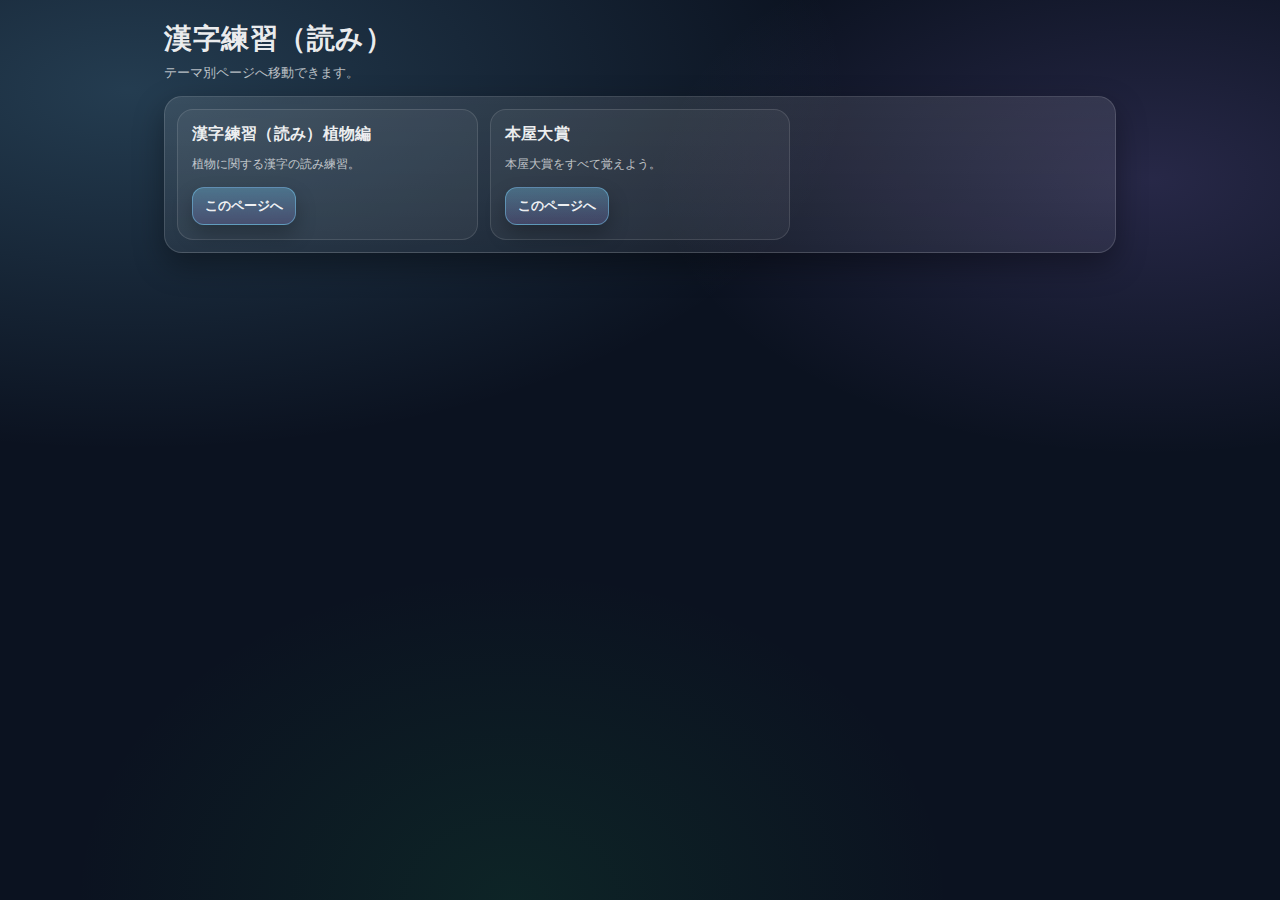
<file: index.html>
<!doctype html>
<html lang="ja">
<head>
  <meta charset="utf-8" />
  <meta name="viewport" content="width=device-width, initial-scale=1" />
  <title>漢字練習（読み）</title>
  <meta name="description" content="テーマ別の漢字練習ページへ移動できます" />
  <link rel="stylesheet" href="./style.css" />
</head>
<body>
  <div class="wrap">
    <header>
      <div class="titleblock">
        <h1>漢字練習（読み）</h1>
        <p class="sub">テーマ別ページへ移動できます。</p>
      </div>
    </header>

    <section class="panel">
      <div class="cards">
        <div class="card">
          <h2>漢字練習（読み）植物編</h2>
          <p>植物に関する漢字の読み練習。</p>
          <div class="rowbtns">
            <a class="btn small primary" href="./pages/shokubutsu.html">このページへ</a>
          </div>
        </div>

        <div class="card">
          <h2>本屋大賞</h2>
          <p>本屋大賞をすべて覚えよう。</p>
          <div class="rowbtns">
            <a class="btn small primary" href="./pages/honyataisyo.html">このページへ</a>
          </div>
        </div>

        <!-- 追加したいテーマが増えたら、同じ card をコピペで増やすだけ -->
      </div>
    </section>

    <div class="footer">
      <!-- ※ GitHub Pages で公開する場合は、リポジトリ直下にこの index.html を置けばOKです。 -->
    </div>
  </div>
</body>
</html>
</file>
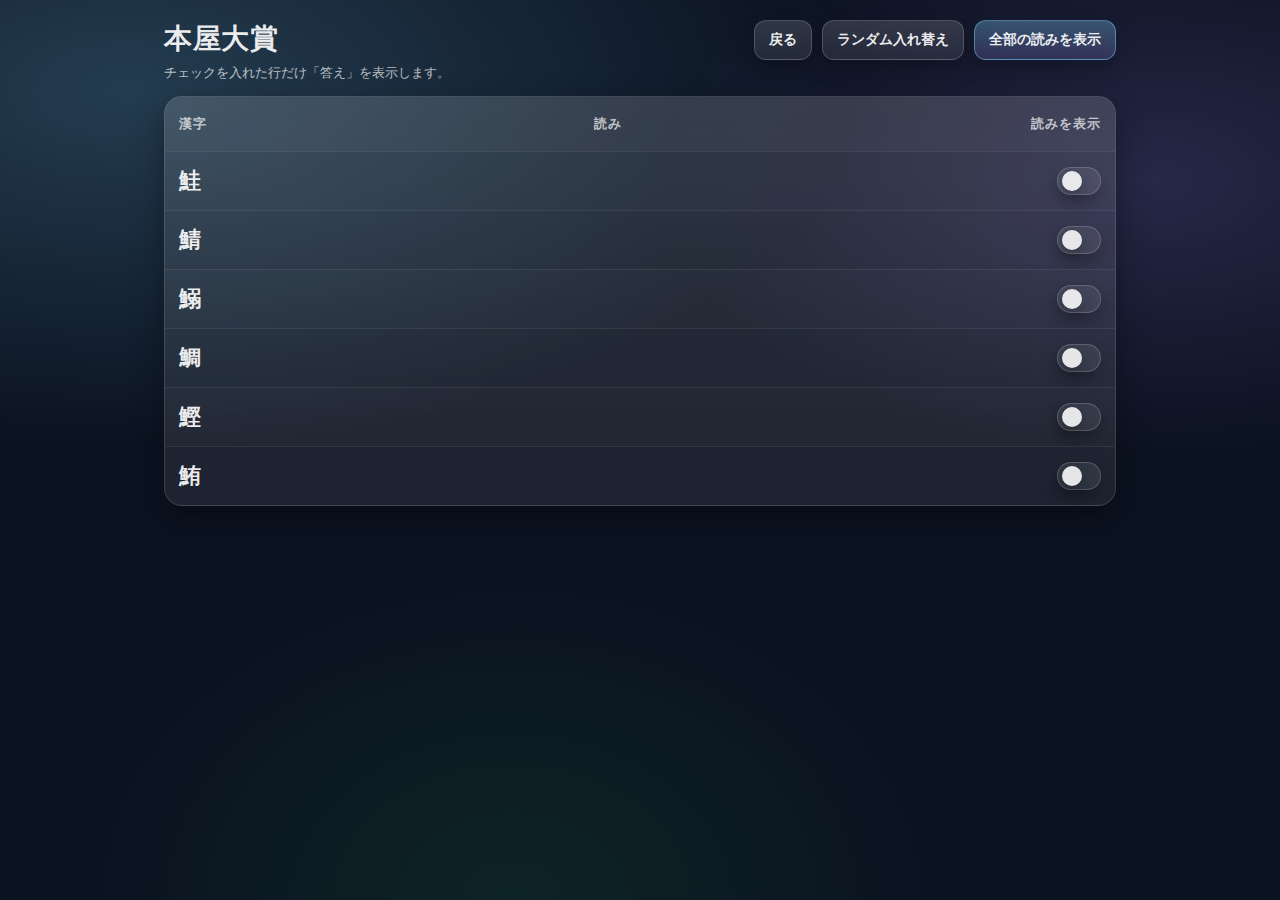
<file: pages/honyataisyo.html>
<!doctype html>
<html lang="ja">
<head>
  <meta charset="utf-8" />
  <meta name="viewport" content="width=device-width, initial-scale=1" />
  <title>本屋大賞</title>
  <link rel="stylesheet" href="../style.css" />
</head>
<body>
  <div class="wrap">
    <header>
      <div class="titleblock">
        <h1>本屋大賞</h1>
        <p class="sub">チェックを入れた行だけ「答え」を表示します。</p>
      </div>
      <div class="toolbar">
        <a class="btn" href="../index.html">戻る</a>
        <button id="shuffleBtn" class="btn" type="button">ランダム入れ替え</button>
        <button id="toggleAllBtn" class="btn primary" type="button">すべての答えを表示</button>
      </div>
    </header>

    <section class="panel" aria-label="魚編リスト">
      <div class="grid head" role="rowgroup">
        <div class="cell" role="columnheader">漢字</div>
        <div class="cell" role="columnheader">読み</div>
        <div class="cell" role="columnheader" style="justify-content:flex-end;">読みを表示</div>
      </div>

      <div id="tableBody" class="grid body" role="rowgroup"></div>
    </section>

    <div class="footer">
       <!-- ※「読み」は非表示時に “ぼかし” や “伏せ字” を使わず、要素自体を完全に隠しています。 -->
    </div>
  </div>

  <script src="../app.js"></script>
  <script>
    const items = [
      { kanji: "鮭", yomi: "さけ" },
      { kanji: "鯖", yomi: "さば" },
      { kanji: "鰯", yomi: "いわし" },
      { kanji: "鯛", yomi: "たい" },
      { kanji: "鰹", yomi: "かつお" },
      { kanji: "鮪", yomi: "まぐろ" }
    ];

    initKanjiPage({ items });
  </script>
</body>
</html>
</file>
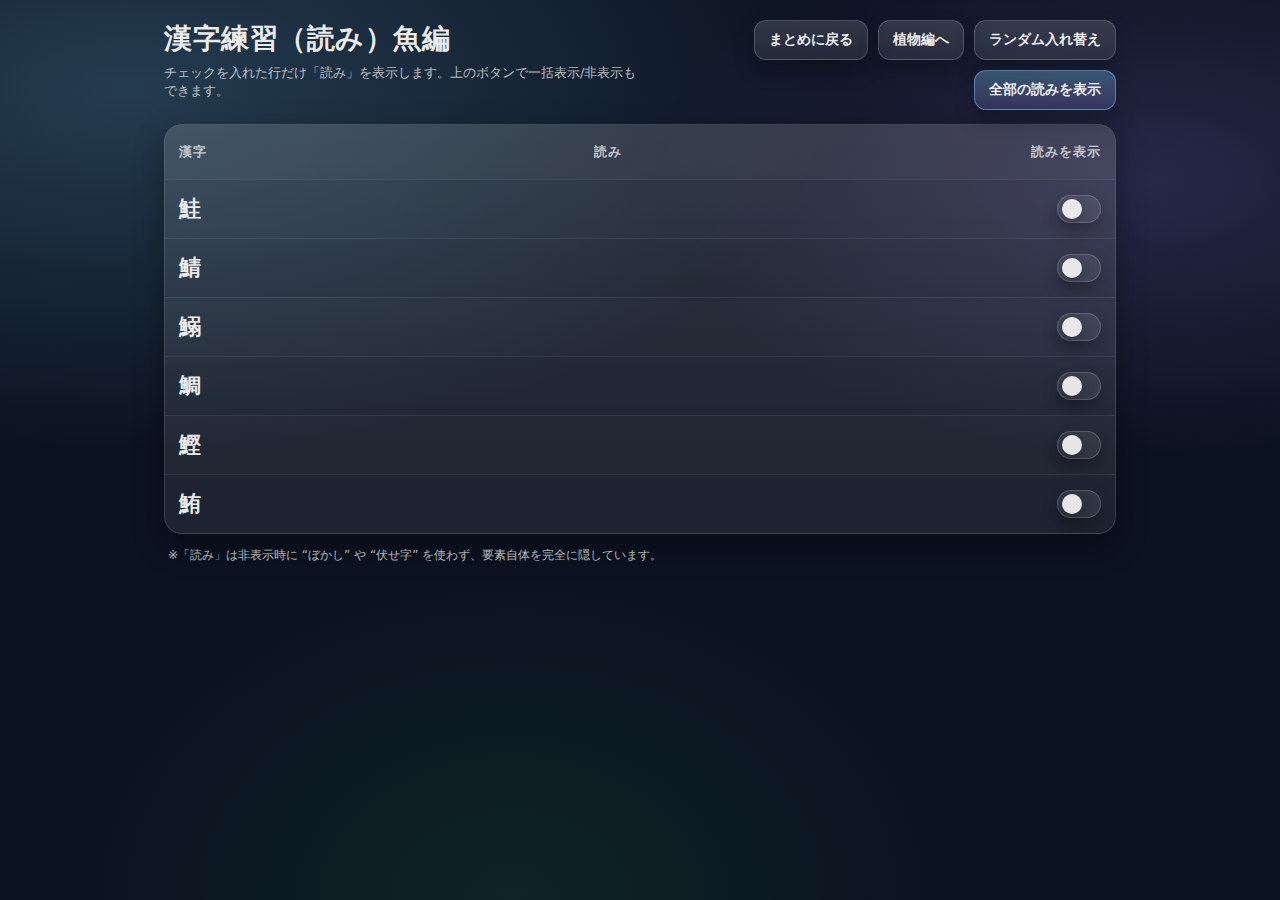
<file: pages/sakana.html>
<!doctype html>
<html lang="ja">
<head>
  <meta charset="utf-8" />
  <meta name="viewport" content="width=device-width, initial-scale=1" />
  <title>漢字練習（読み）魚編</title>
  <link rel="stylesheet" href="../style.css" />
</head>
<body>
  <div class="wrap">
    <header>
      <div class="titleblock">
        <h1>漢字練習（読み）魚編</h1>
        <p class="sub">チェックを入れた行だけ「読み」を表示します。上のボタンで一括表示/非表示もできます。</p>
      </div>
      <div class="toolbar">
        <a class="btn" href="../index.html">まとめに戻る</a>
        <a class="btn" href="./shokubutsu.html">植物編へ</a>
        <button id="shuffleBtn" class="btn" type="button">ランダム入れ替え</button>
        <button id="toggleAllBtn" class="btn primary" type="button">全部の読みを表示</button>
      </div>
    </header>

    <section class="panel" aria-label="魚編リスト">
      <div class="grid head" role="rowgroup">
        <div class="cell" role="columnheader">漢字</div>
        <div class="cell" role="columnheader">読み</div>
        <div class="cell" role="columnheader" style="justify-content:flex-end;">読みを表示</div>
      </div>

      <div id="tableBody" class="grid body" role="rowgroup"></div>
    </section>

    <div class="footer">
      ※「読み」は非表示時に “ぼかし” や “伏せ字” を使わず、要素自体を完全に隠しています。
    </div>
  </div>

  <script src="../app.js"></script>
  <script>
    const items = [
      { kanji: "鮭", yomi: "さけ" },
      { kanji: "鯖", yomi: "さば" },
      { kanji: "鰯", yomi: "いわし" },
      { kanji: "鯛", yomi: "たい" },
      { kanji: "鰹", yomi: "かつお" },
      { kanji: "鮪", yomi: "まぐろ" }
    ];

    initKanjiPage({ items });
  </script>
</body>
</html>
</file>
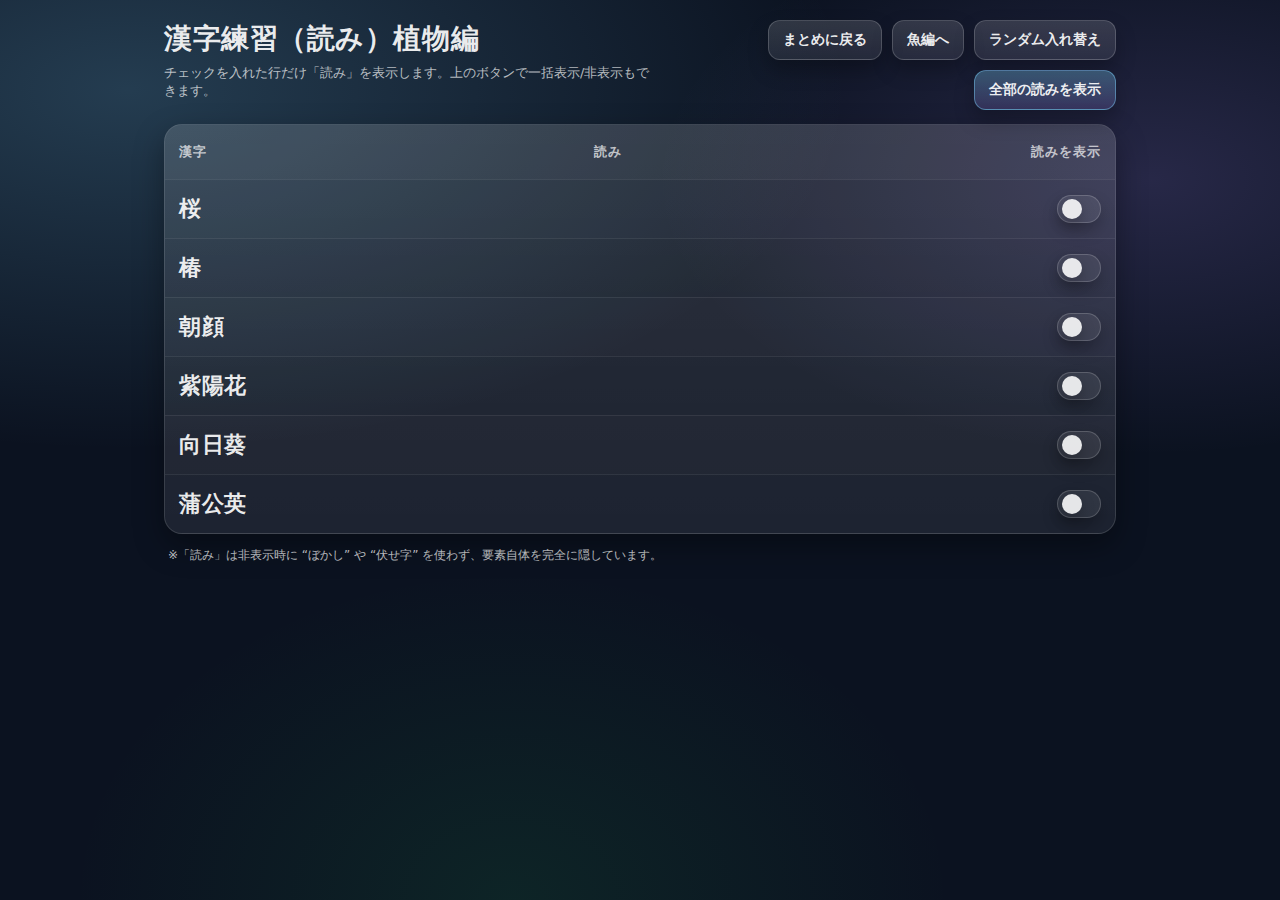
<file: pages/shokubutsu.html>
<!doctype html>
<html lang="ja">
<head>
  <meta charset="utf-8" />
  <meta name="viewport" content="width=device-width, initial-scale=1" />
  <title>漢字練習（読み）植物編</title>
  <link rel="stylesheet" href="../style.css" />
</head>
<body>
  <div class="wrap">
    <header>
      <div class="titleblock">
        <h1>漢字練習（読み）植物編</h1>
        <p class="sub">チェックを入れた行だけ「読み」を表示します。上のボタンで一括表示/非表示もできます。</p>
      </div>
      <div class="toolbar">
        <a class="btn" href="../index.html">まとめに戻る</a>
        <a class="btn" href="./sakana.html">魚編へ</a>
        <button id="shuffleBtn" class="btn" type="button">ランダム入れ替え</button>
        <button id="toggleAllBtn" class="btn primary" type="button">全部の読みを表示</button>
      </div>
    </header>

    <section class="panel" aria-label="植物編リスト">
      <div class="grid head" role="rowgroup">
        <div class="cell" role="columnheader">漢字</div>
        <div class="cell" role="columnheader">読み</div>
        <div class="cell" role="columnheader" style="justify-content:flex-end;">読みを表示</div>
      </div>

      <div id="tableBody" class="grid body" role="rowgroup"></div>
    </section>

    <div class="footer">
      ※「読み」は非表示時に “ぼかし” や “伏せ字” を使わず、要素自体を完全に隠しています。
    </div>
  </div>

  <script src="../app.js"></script>
  <script>
    const items = [
      { kanji: "桜", yomi: "さくら" },
      { kanji: "椿", yomi: "つばき" },
      { kanji: "朝顔", yomi: "あさがお" },
      { kanji: "紫陽花", yomi: "あじさい" },
      { kanji: "向日葵", yomi: "ひまわり" },
      { kanji: "蒲公英", yomi: "たんぽぽ" }
    ];

    initKanjiPage({ items });
  </script>
</body>
</html>
</file>
<file: style.css>
:root{
  --bg: #0b1220;
  --card: rgba(255,255,255,.08);
  --card2: rgba(255,255,255,.12);
  --text: rgba(255,255,255,.92);
  --muted: rgba(255,255,255,.70);
  --line: rgba(255,255,255,.12);
  --accent: #7dd3fc;
  --accent2:#a78bfa;
  --shadow: 0 12px 30px rgba(0,0,0,.35);
  --radius: 18px;
}
*{box-sizing:border-box}
body{
  margin:0;
  font-family: system-ui, -apple-system, "Hiragino Kaku Gothic ProN", "Noto Sans JP", "Yu Gothic", sans-serif;
  color:var(--text);
  background:
    radial-gradient(1200px 600px at 10% 10%, rgba(125,211,252,.22), transparent 60%),
    radial-gradient(900px 500px at 90% 20%, rgba(167,139,250,.18), transparent 55%),
    radial-gradient(800px 600px at 40% 100%, rgba(34,197,94,.10), transparent 55%),
    var(--bg);
  min-height:100svh;
}
.wrap{
  max-width: 980px;
  margin: 0 auto;
  padding: 20px 14px 40px;
}
header{
  display:flex;
  align-items:flex-start;
  justify-content:space-between;
  gap:12px;
  margin-bottom: 14px;
}
.titleblock{display:flex;flex-direction:column;gap:6px;}
h1{
  margin:0;
  font-size: clamp(20px, 3.6vw, 28px);
  letter-spacing:.02em;
}
.sub{
  margin:0;
  color: var(--muted);
  font-size: 13px;
  line-height: 1.4;
}
.toolbar{
  display:flex;
  align-items:center;
  gap:10px;
  flex-wrap:wrap;
  justify-content:flex-end;
}

/* Button（押した感触） */
.btn{
  appearance:none;
  border:1px solid rgba(255,255,255,.18);
  background: linear-gradient(180deg, rgba(255,255,255,.14), rgba(255,255,255,.08));
  color: var(--text);
  padding: 10px 14px;
  border-radius: 12px;
  font-weight: 800;
  font-size: 14px;
  cursor:pointer;
  box-shadow: 0 10px 20px rgba(0,0,0,.25);
  transform: translateY(0);
  transition: transform .08s ease, box-shadow .08s ease, border-color .15s ease, background .15s ease;
  user-select:none;
  -webkit-tap-highlight-color: transparent;
  text-decoration:none;
  display:inline-flex;
  align-items:center;
  gap:10px;
}
.btn:hover{
  border-color: rgba(255,255,255,.28);
  background: linear-gradient(180deg, rgba(255,255,255,.18), rgba(255,255,255,.10));
}
.btn:active{
  transform: translateY(2px);
  box-shadow: 0 6px 14px rgba(0,0,0,.22);
}
.btn:focus-visible{
  outline: 3px solid rgba(125,211,252,.55);
  outline-offset: 2px;
}
.btn.primary{
  border-color: rgba(125,211,252,.45);
  background: linear-gradient(180deg, rgba(125,211,252,.32), rgba(167,139,250,.18));
}
.btn.small{padding:9px 12px;font-size:13px;}

.panel{
  background: linear-gradient(180deg, rgba(255,255,255,.10), rgba(255,255,255,.06));
  border: 1px solid rgba(255,255,255,.14);
  border-radius: var(--radius);
  box-shadow: var(--shadow);
  overflow:hidden;
}

/* 一覧（トップ） */
.cards{
  display:grid;
  grid-template-columns: repeat(3, minmax(0, 1fr));
  gap: 12px;
  padding: 12px;
}
.card{
  border: 1px solid rgba(255,255,255,.12);
  border-radius: 16px;
  background: rgba(255,255,255,.05);
  padding: 14px;
  display:flex;
  flex-direction:column;
  gap:10px;
}
.card h2{
  margin:0;
  font-size: 16px;
  letter-spacing:.02em;
}
.card p{
  margin:0;
  color: var(--muted);
  font-size: 12px;
  line-height:1.5;
}
.card .rowbtns{display:flex;gap:10px;flex-wrap:wrap;margin-top:4px;}
@media (max-width: 820px){
  .cards{grid-template-columns: repeat(2, minmax(0, 1fr));}
}
@media (max-width: 520px){
  .cards{grid-template-columns: 1fr;}
}

/* テーブル（練習ページ） */
.grid{display:grid;grid-template-columns: 1fr 1fr 120px;}
.row{display:contents;}
.cell{
  padding: 14px 14px;
  display:flex;
  align-items:center;
  gap:10px;
  min-height: 54px;
}
.head .cell{
  font-size: 13px;
  color: var(--muted);
  font-weight: 900;
  letter-spacing: .08em;
  background: rgba(255,255,255,.06);
}
.body .cell{
  border-top: 1px solid rgba(255,255,255,.08);
  background: rgba(255,255,255,.02);
}
.body .cell:nth-child(6n+1),
.body .cell:nth-child(6n+2),
.body .cell:nth-child(6n+3){
  background: rgba(255,255,255,.03);
}
.kanji{
  font-size: clamp(18px, 3.8vw, 22px);
  font-weight: 900;
  letter-spacing: .03em;
}
.yomi{
  font-size: 16px;
  font-weight: 700;
  color: rgba(255,255,255,.90);
  letter-spacing: .02em;
}
.yomi[hidden]{display:none !important;}

.checkwrap{justify-content:flex-end;}
.cb{
  width: 44px;
  height: 28px;
  border-radius: 999px;
  border: 1px solid rgba(255,255,255,.18);
  background: rgba(255,255,255,.08);
  position: relative;
  cursor: pointer;
  flex: 0 0 auto;
  box-shadow: 0 8px 16px rgba(0,0,0,.22);
  transition: transform .08s ease, box-shadow .08s ease, border-color .15s ease, background .15s ease;
  -webkit-tap-highlight-color: transparent;
}
.cb:active{transform: translateY(2px);box-shadow: 0 5px 12px rgba(0,0,0,.18);}
.cb input{position:absolute;inset:0;opacity:0;margin:0;cursor:pointer;}
.knob{
  position:absolute;
  top:50%;
  left: 4px;
  width: 20px;
  height: 20px;
  border-radius: 999px;
  transform: translateY(-50%);
  background: rgba(255,255,255,.88);
  box-shadow: 0 6px 14px rgba(0,0,0,.25);
  transition: left .18s ease, background .18s ease;
}
.cb:has(input:checked){
  background: linear-gradient(180deg, rgba(125,211,252,.40), rgba(167,139,250,.22));
  border-color: rgba(125,211,252,.55);
}
.cb:has(input:checked) .knob{left: 20px;background: white;}

.footer{
  margin-top: 12px;
  color: var(--muted);
  font-size: 12px;
  line-height: 1.6;
  padding: 0 4px;
}

@media (max-width: 520px){
  .grid{ grid-template-columns: 1fr 1fr 92px; }
  .cell{ padding: 12px 12px; min-height: 52px; }
  .btn{ padding: 10px 12px; font-size: 13px; }
}
</file>
